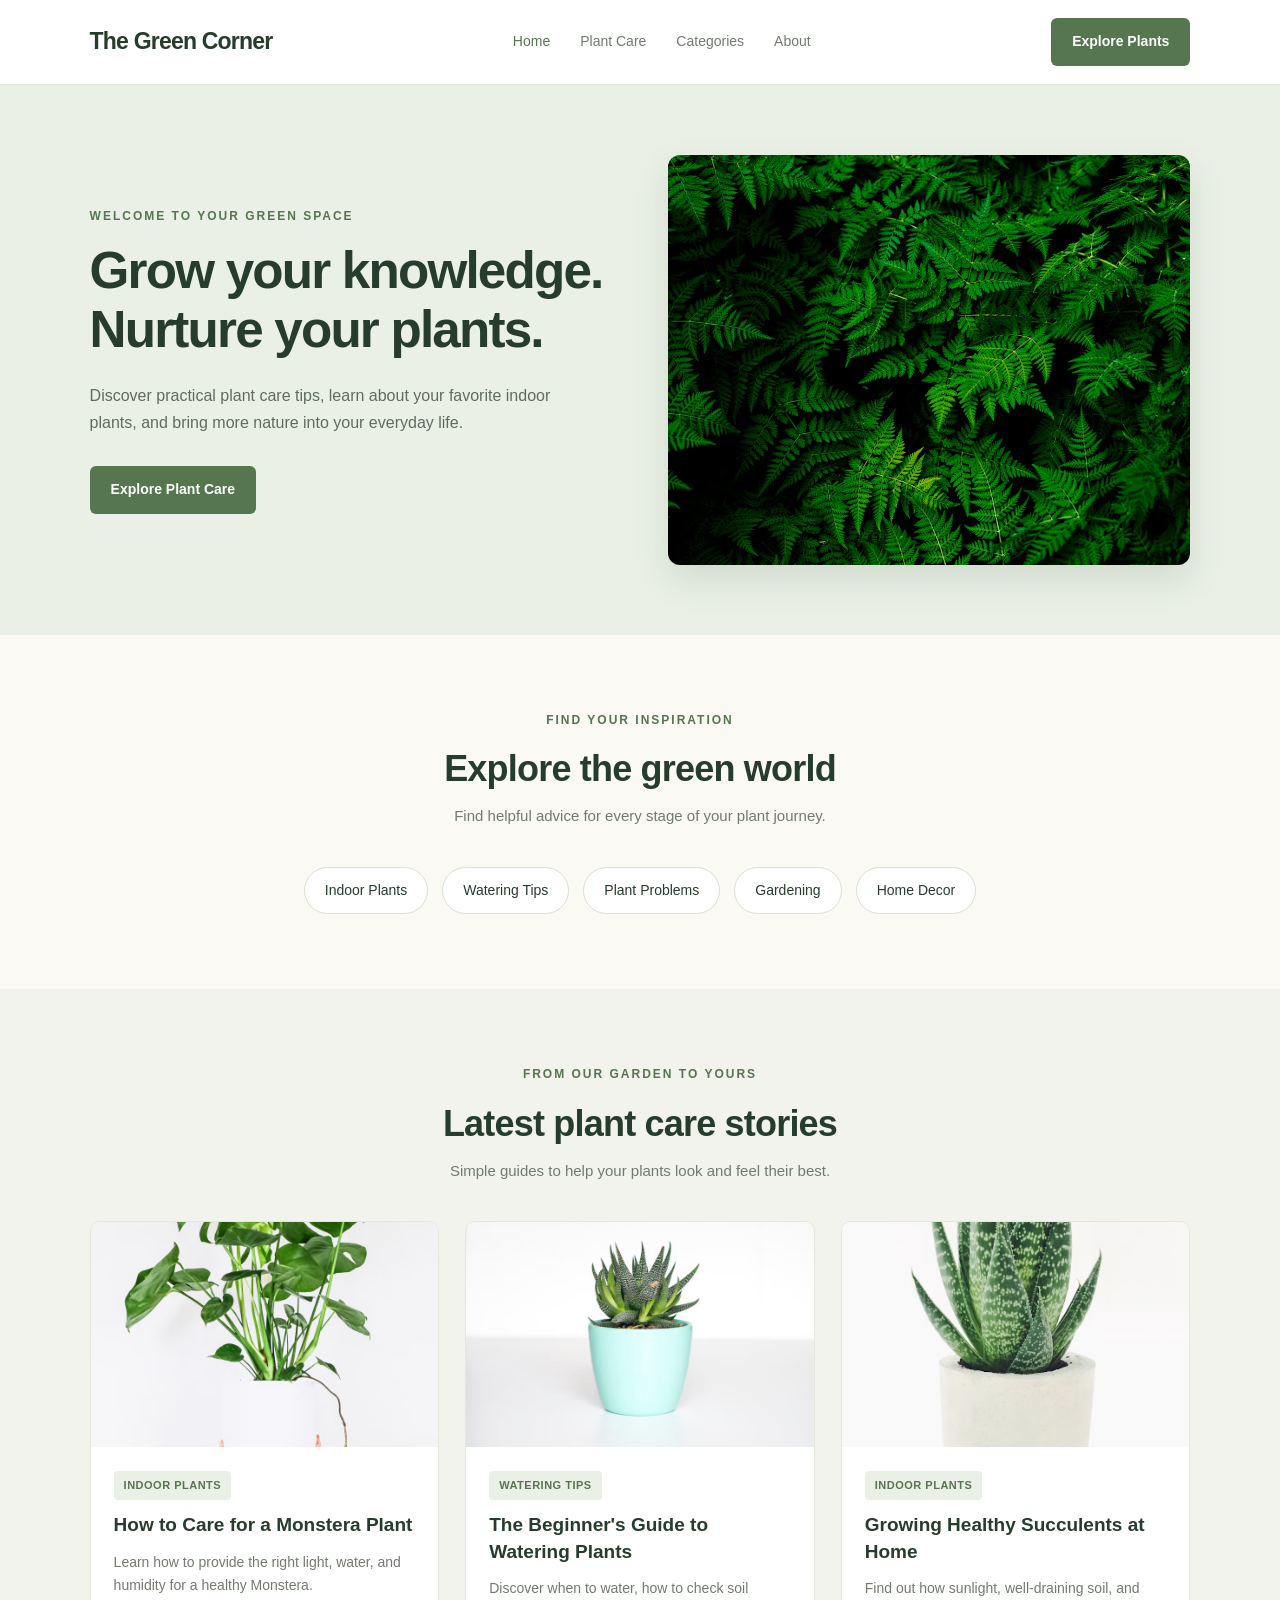
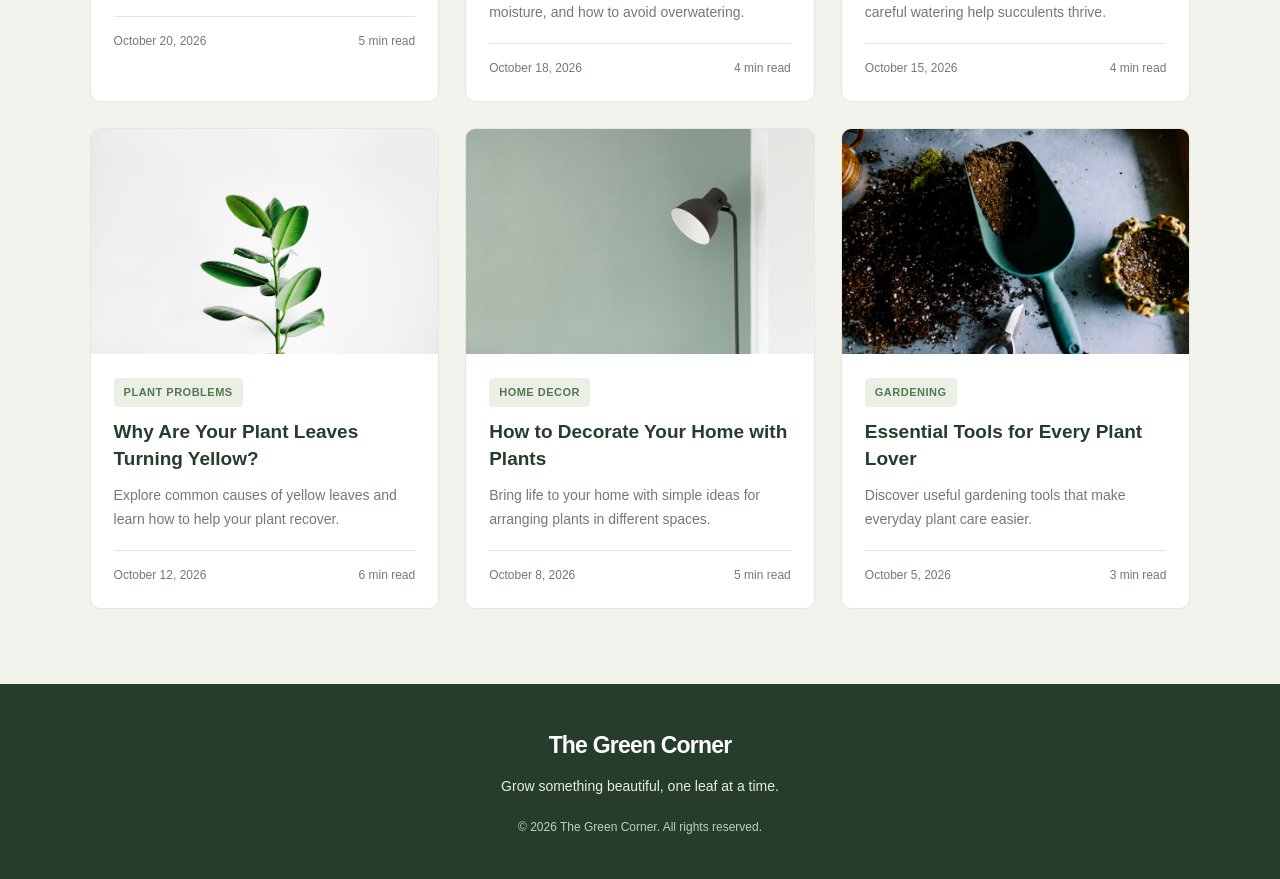
<file: index.html>
<!DOCTYPE html>
<html lang="en">
<head>
    <meta charset="UTF-8">
    <meta name="viewport" content="width=device-width, initial-scale=1.0">
    <meta name="description" content="The Green Corner shares simple plant care tips, indoor plant guides, gardening advice, and ideas for decorating your home with plants.">
    <meta name="theme-color" content="#f6f5ef">
    <title>The Green Corner | Plant Care & Gardening</title>
    <link rel="stylesheet" href="style.css">
</head>
<body>

    <header class="site-header">
        <a href="index.html" class="logo">The Green Corner</a>

        <nav class="navbar" aria-label="Main navigation">
            <a href="index.html" class="active">Home</a>
            <a href="#articles">Plant Care</a>
            <a href="#categories">Categories</a>
            <a href="#about">About</a>
        </nav>

        <a href="#articles" class="header-button">Explore Plants</a>
    </header>

    <main>
        <!-- Homepage banner -->
        <section class="hero" id="about">
            <div class="hero-content">
                <p class="eyebrow">WELCOME TO YOUR GREEN SPACE</p>

                <h1>Grow your knowledge.<br>Nurture your plants.</h1>

                <p class="hero-description">
                    Discover practical plant care tips, learn about your
                    favorite indoor plants, and bring more nature into
                    your everyday life.
                </p>

                <a href="#articles" class="primary-button">
                    Explore Plant Care
                </a>
            </div>

            <div class="hero-image">
                <img
                    src="images/hero-plants.jpg"
                    alt="Healthy green houseplants growing in natural light"
                >
            </div>
        </section>

        <!-- Categories -->
        <section class="categories" id="categories">
            <div class="section-heading">
                <p class="eyebrow">FIND YOUR INSPIRATION</p>
                <h2>Explore the green world</h2>
                <p>Find helpful advice for every stage of your plant journey.</p>
            </div>

            <div class="category-list">
                <a href="#articles" class="category-item">Indoor Plants</a>
                <a href="#articles" class="category-item">Watering Tips</a>
                <a href="#articles" class="category-item">Plant Problems</a>
                <a href="#articles" class="category-item">Gardening</a>
                <a href="#articles" class="category-item">Home Decor</a>
            </div>
        </section>

        <!-- Blog article cards -->
        <section class="articles" id="articles">
            <div class="section-heading">
                <p class="eyebrow">FROM OUR GARDEN TO YOURS</p>
                <h2>Latest plant care stories</h2>
                <p>Simple guides to help your plants look and feel their best.</p>
            </div>

            <div class="article-grid">

                <!-- Article 1: Monstera -->
                <article class="article-card">
                    <a href="article.html" class="article-image">
                        <img
                            src="images/monstera.jpg"
                            alt="Monstera plant with large green leaves"
                            loading="lazy"
                        >
                    </a>

                    <div class="article-content">
                        <p class="article-category">INDOOR PLANTS</p>
                        <h3>
                            <a href="article.html">How to Care for a Monstera Plant</a>
                        </h3>
                        <p class="article-excerpt">
                            Learn how to provide the right light, water, and
                            humidity for a healthy Monstera.
                        </p>
                        <div class="article-meta">
                            <time datetime="2026-10-20">October 20, 2026</time>
                            <span>5 min read</span>
                        </div>
                    </div>
                </article>

                <!-- Article 2: Watering -->
                <article class="article-card">
                    <a href="watering-article.html" class="article-image">
                        <img
                            src="images/watering-plants.jpg"
                            alt="Potted green houseplants"
                            loading="lazy"
                        >
                    </a>

                    <div class="article-content">
                        <p class="article-category">WATERING TIPS</p>
                        <h3>
                            <a href="watering-article.html">The Beginner's Guide to Watering Plants</a>
                        </h3>
                        <p class="article-excerpt">
                            Discover when to water, how to check soil moisture,
                            and how to avoid overwatering.
                        </p>
                        <div class="article-meta">
                            <time datetime="2026-10-18">October 18, 2026</time>
                            <span>4 min read</span>
                        </div>
                    </div>
                </article>

                <!-- Article 3: Succulents -->
                <article class="article-card">
                    <a href="succulents-article.html" class="article-image">
                        <img
                            src="images/succulents.jpg"
                            alt="Succulents growing in small pots"
                            loading="lazy"
                        >
                    </a>

                    <div class="article-content">
                        <p class="article-category">INDOOR PLANTS</p>
                        <h3>
                            <a href="succulents-article.html">Growing Healthy Succulents at Home</a>
                        </h3>
                        <p class="article-excerpt">
                            Find out how sunlight, well-draining soil, and
                            careful watering help succulents thrive.
                        </p>
                        <div class="article-meta">
                            <time datetime="2026-10-15">October 15, 2026</time>
                            <span>4 min read</span>
                        </div>
                    </div>
                </article>

                <!-- Article 4: Yellow leaves -->
                <article class="article-card">
                    <a href="yellow-leaves-article.html" class="article-image">
                        <img
                            src="images/yellow-leaves.jpg"
                            alt="Houseplant leaves showing signs of yellowing"
                            loading="lazy"
                        >
                    </a>

                    <div class="article-content">
                        <p class="article-category">PLANT PROBLEMS</p>
                        <h3>
                            <a href="yellow-leaves-article.html">Why Are Your Plant Leaves Turning Yellow?</a>
                        </h3>
                        <p class="article-excerpt">
                            Explore common causes of yellow leaves and learn
                            how to help your plant recover.
                        </p>
                        <div class="article-meta">
                            <time datetime="2026-10-12">October 12, 2026</time>
                            <span>6 min read</span>
                        </div>
                    </div>
                </article>

                <!-- Article 5: Home decor -->
                <article class="article-card">
                    <a href="home-decor-article.html" class="article-image">
                        <img
                            src="images/home-decor.jpg"
                            alt="Green plants decorating a living space"
                            loading="lazy"
                        >
                    </a>

                    <div class="article-content">
                        <p class="article-category">HOME DECOR</p>
                        <h3>
                            <a href="home-decor-article.html">How to Decorate Your Home with Plants</a>
                        </h3>
                        <p class="article-excerpt">
                            Bring life to your home with simple ideas for
                            arranging plants in different spaces.
                        </p>
                        <div class="article-meta">
                            <time datetime="2026-10-08">October 8, 2026</time>
                            <span>5 min read</span>
                        </div>
                    </div>
                </article>

                <!-- Article 6: Gardening tools -->
                <article class="article-card">
                    <a href="article.html" class="article-image">
                        <img
                            src="images/gardening-tools.jpg"
                            alt="Gardening tools and plants ready for care"
                            loading="lazy"
                        >
                    </a>

                    <div class="article-content">
                        <p class="article-category">GARDENING</p>
                        <h3>
                            <a href="article.html">Essential Tools for Every Plant Lover</a>
                        </h3>
                        <p class="article-excerpt">
                            Discover useful gardening tools that make everyday
                            plant care easier.
                        </p>
                        <div class="article-meta">
                            <time datetime="2026-10-05">October 5, 2026</time>
                            <span>3 min read</span>
                        </div>
                    </div>
                </article>

            </div>
        </section>
    </main>

    <!-- Footer -->
    <footer class="site-footer">
        <a href="index.html" class="logo">The Green Corner</a>
        <p>Grow something beautiful, one leaf at a time.</p>
        <p class="copyright">
            &copy; 2026 The Green Corner. All rights reserved.
        </p>
    </footer>

</body>
</html>
</file>
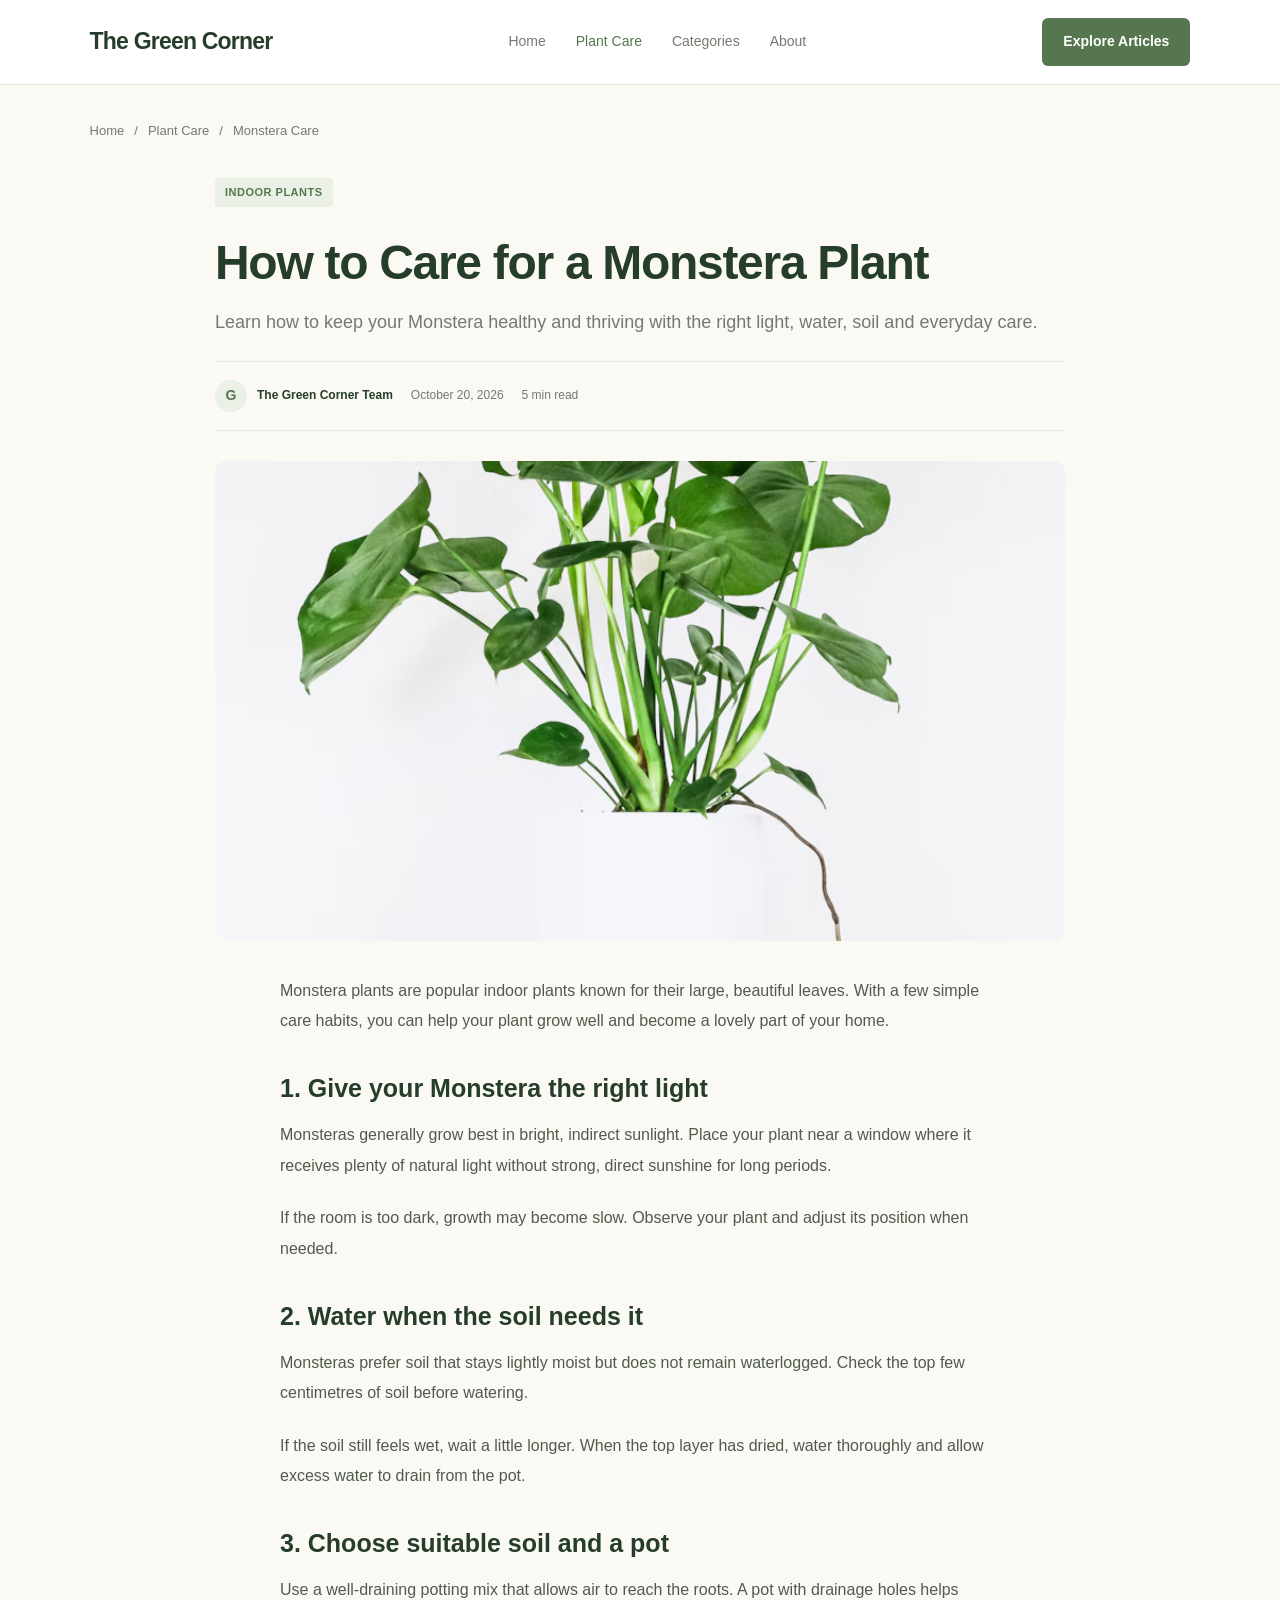
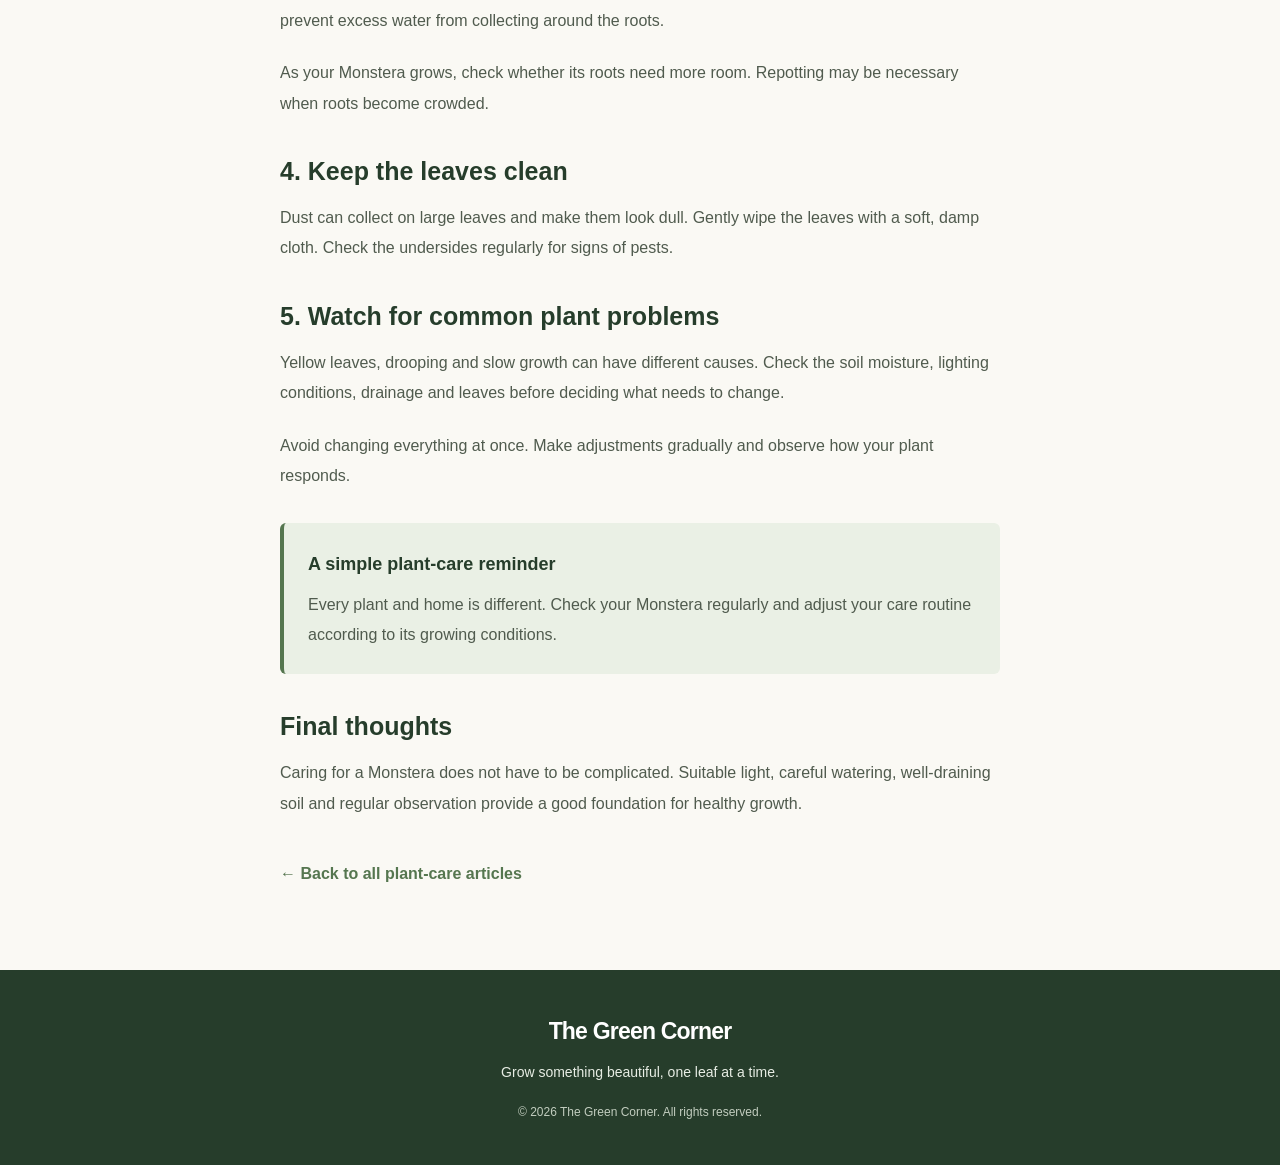
<file: article.html>
<!DOCTYPE html>
<html lang="en">
<head>
    <meta charset="UTF-8">
    <meta name="viewport" content="width=device-width, initial-scale=1.0">

    <meta
        name="description"
        content="Learn how to care for a Monstera plant with practical tips on light, watering, soil and humidity."
    >

    <title>How to Care for a Monstera | The Green Corner</title>

    <link rel="stylesheet" href="style.css">
</head>
<body>

    <header class="site-header">
        <a href="index.html" class="logo">The Green Corner</a>

        <nav class="navbar" aria-label="Main navigation">
            <a href="index.html">Home</a>
            <a href="index.html#articles" class="active">Plant Care</a>
            <a href="index.html#categories">Categories</a>
            <a href="index.html#about">About</a>
        </nav>

        <a href="index.html#articles" class="header-button">
            Explore Articles
        </a>
    </header>

    <main class="article-page">

        <div class="article-breadcrumb">
            <a href="index.html">Home</a>
            <span>/</span>
            <a href="index.html#articles">Plant Care</a>
            <span>/</span>
            <span>Monstera Care</span>
        </div>

        <article class="full-article">

            <header class="full-article-header">
                <span class="article-category">Indoor Plants</span>

                <h1>How to Care for a Monstera Plant</h1>

                <p class="full-article-intro">
                    Learn how to keep your Monstera healthy and thriving
                    with the right light, water, soil and everyday care.
                </p>

                <div class="full-article-meta">
                    <div class="article-author">
                        <span class="author-avatar">G</span>
                        <span>The Green Corner Team</span>
                    </div>

                    <span>October 20, 2026</span>
                    <span>5 min read</span>
                </div>
            </header>

            <img
                class="full-article-image"
                src="images/monstera.jpg"
                alt="A leafy green Monstera plant growing indoors"
            >

            <div class="article-body">

                <p>
                    Monstera plants are popular indoor plants known for
                    their large, beautiful leaves. With a few simple care
                    habits, you can help your plant grow well and become
                    a lovely part of your home.
                </p>

                <h2>1. Give your Monstera the right light</h2>

                <p>
                    Monsteras generally grow best in bright, indirect
                    sunlight. Place your plant near a window where it
                    receives plenty of natural light without strong,
                    direct sunshine for long periods.
                </p>

                <p>
                    If the room is too dark, growth may become slow.
                    Observe your plant and adjust its position when needed.
                </p>

                <h2>2. Water when the soil needs it</h2>

                <p>
                    Monsteras prefer soil that stays lightly moist but
                    does not remain waterlogged. Check the top few
                    centimetres of soil before watering.
                </p>

                <p>
                    If the soil still feels wet, wait a little longer.
                    When the top layer has dried, water thoroughly and
                    allow excess water to drain from the pot.
                </p>

                <h2>3. Choose suitable soil and a pot</h2>

                <p>
                    Use a well-draining potting mix that allows air to
                    reach the roots. A pot with drainage holes helps
                    prevent excess water from collecting around the roots.
                </p>

                <p>
                    As your Monstera grows, check whether its roots need
                    more room. Repotting may be necessary when roots
                    become crowded.
                </p>

                <h2>4. Keep the leaves clean</h2>

                <p>
                    Dust can collect on large leaves and make them look
                    dull. Gently wipe the leaves with a soft, damp cloth.
                    Check the undersides regularly for signs of pests.
                </p>

                <h2>5. Watch for common plant problems</h2>

                <p>
                    Yellow leaves, drooping and slow growth can have
                    different causes. Check the soil moisture, lighting
                    conditions, drainage and leaves before deciding what
                    needs to change.
                </p>

                <p>
                    Avoid changing everything at once. Make adjustments
                    gradually and observe how your plant responds.
                </p>

                <div class="article-tip">
                    <h3>A simple plant-care reminder</h3>
                    <p>
                        Every plant and home is different. Check your
                        Monstera regularly and adjust your care routine
                        according to its growing conditions.
                    </p>
                </div>

                <h2>Final thoughts</h2>

                <p>
                    Caring for a Monstera does not have to be complicated.
                    Suitable light, careful watering, well-draining soil
                    and regular observation provide a good foundation
                    for healthy growth.
                </p>

                <a href="index.html#articles" class="back-to-blog">
                    &larr; Back to all plant-care articles
                </a>

            </div>
        </article>
    </main>

    <footer class="site-footer">
        <a href="index.html" class="logo">The Green Corner</a>

        <p>Grow something beautiful, one leaf at a time.</p>

        <p class="copyright">
            &copy; 2026 The Green Corner. All rights reserved.
        </p>
    </footer>

</body>
</html>
</file>
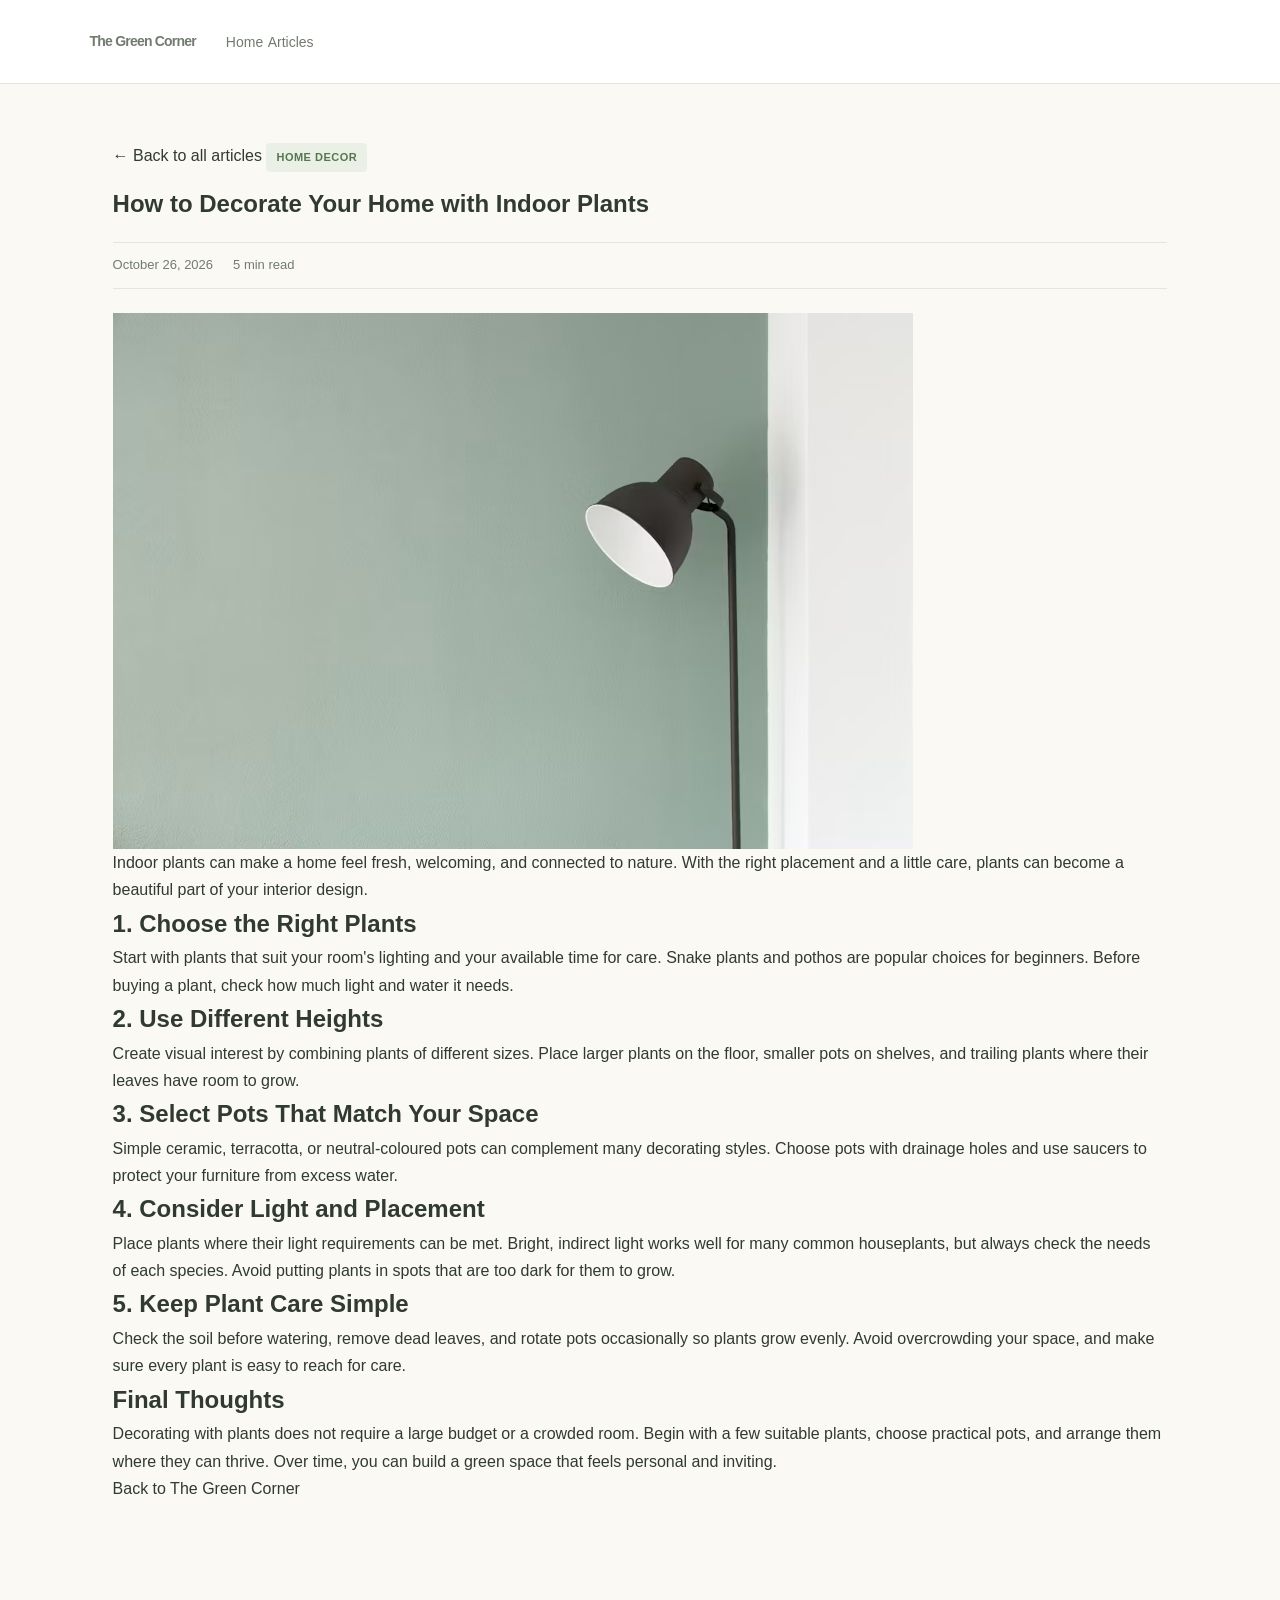
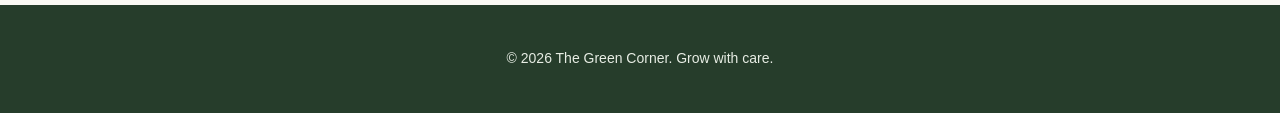
<file: home-decor-article.html>
<!DOCTYPE html>
<html lang="en">
<head>
    <meta charset="UTF-8">
    <meta name="viewport" content="width=device-width, initial-scale=1.0">
    <meta name="description" content="Learn how to decorate your home with beautiful indoor plants.">
    <title>Decorating Your Home with Plants | The Green Corner</title>
    <link rel="stylesheet" href="style.css">
</head>
<body>
    <header class="site-header">
        <nav class="navbar">
            <a href="index.html" class="logo">The Green Corner</a>
            <div class="nav-links">
                <a href="index.html">Home</a>
                <a href="index.html#articles">Articles</a>
            </div>
        </nav>
    </header>

    <main class="article-page">
        <article class="article-content">
            <a href="index.html" class="back-link">← Back to all articles</a>

            <p class="article-category">Home Decor</p>
            <h1>How to Decorate Your Home with Indoor Plants</h1>

            <div class="article-meta">
                <time datetime="2026-10-26">October 26, 2026</time>
                <span>5 min read</span>
            </div>

            <img
                src="images/home-decor.jpg"
                alt="Indoor plants arranged to create a welcoming home"
                class="article-hero-image"
            >

            <p>
                Indoor plants can make a home feel fresh, welcoming, and connected
                to nature. With the right placement and a little care, plants can
                become a beautiful part of your interior design.
            </p>

            <h2>1. Choose the Right Plants</h2>
            <p>
                Start with plants that suit your room's lighting and your available
                time for care. Snake plants and pothos are popular choices for
                beginners. Before buying a plant, check how much light and water
                it needs.
            </p>

            <h2>2. Use Different Heights</h2>
            <p>
                Create visual interest by combining plants of different sizes.
                Place larger plants on the floor, smaller pots on shelves, and
                trailing plants where their leaves have room to grow.
            </p>

            <h2>3. Select Pots That Match Your Space</h2>
            <p>
                Simple ceramic, terracotta, or neutral-coloured pots can complement
                many decorating styles. Choose pots with drainage holes and use
                saucers to protect your furniture from excess water.
            </p>

            <h2>4. Consider Light and Placement</h2>
            <p>
                Place plants where their light requirements can be met. Bright,
                indirect light works well for many common houseplants, but always
                check the needs of each species. Avoid putting plants in spots
                that are too dark for them to grow.
            </p>

            <h2>5. Keep Plant Care Simple</h2>
            <p>
                Check the soil before watering, remove dead leaves, and rotate
                pots occasionally so plants grow evenly. Avoid overcrowding your
                space, and make sure every plant is easy to reach for care.
            </p>

            <h2>Final Thoughts</h2>
            <p>
                Decorating with plants does not require a large budget or a
                crowded room. Begin with a few suitable plants, choose practical
                pots, and arrange them where they can thrive. Over time, you can
                build a green space that feels personal and inviting.
            </p>

            <a href="index.html" class="back-link">Back to The Green Corner</a>
        </article>
    </main>

    <footer class="site-footer">
        <p>&copy; 2026 The Green Corner. Grow with care.</p>
    </footer>
</body>
</html>
</file>
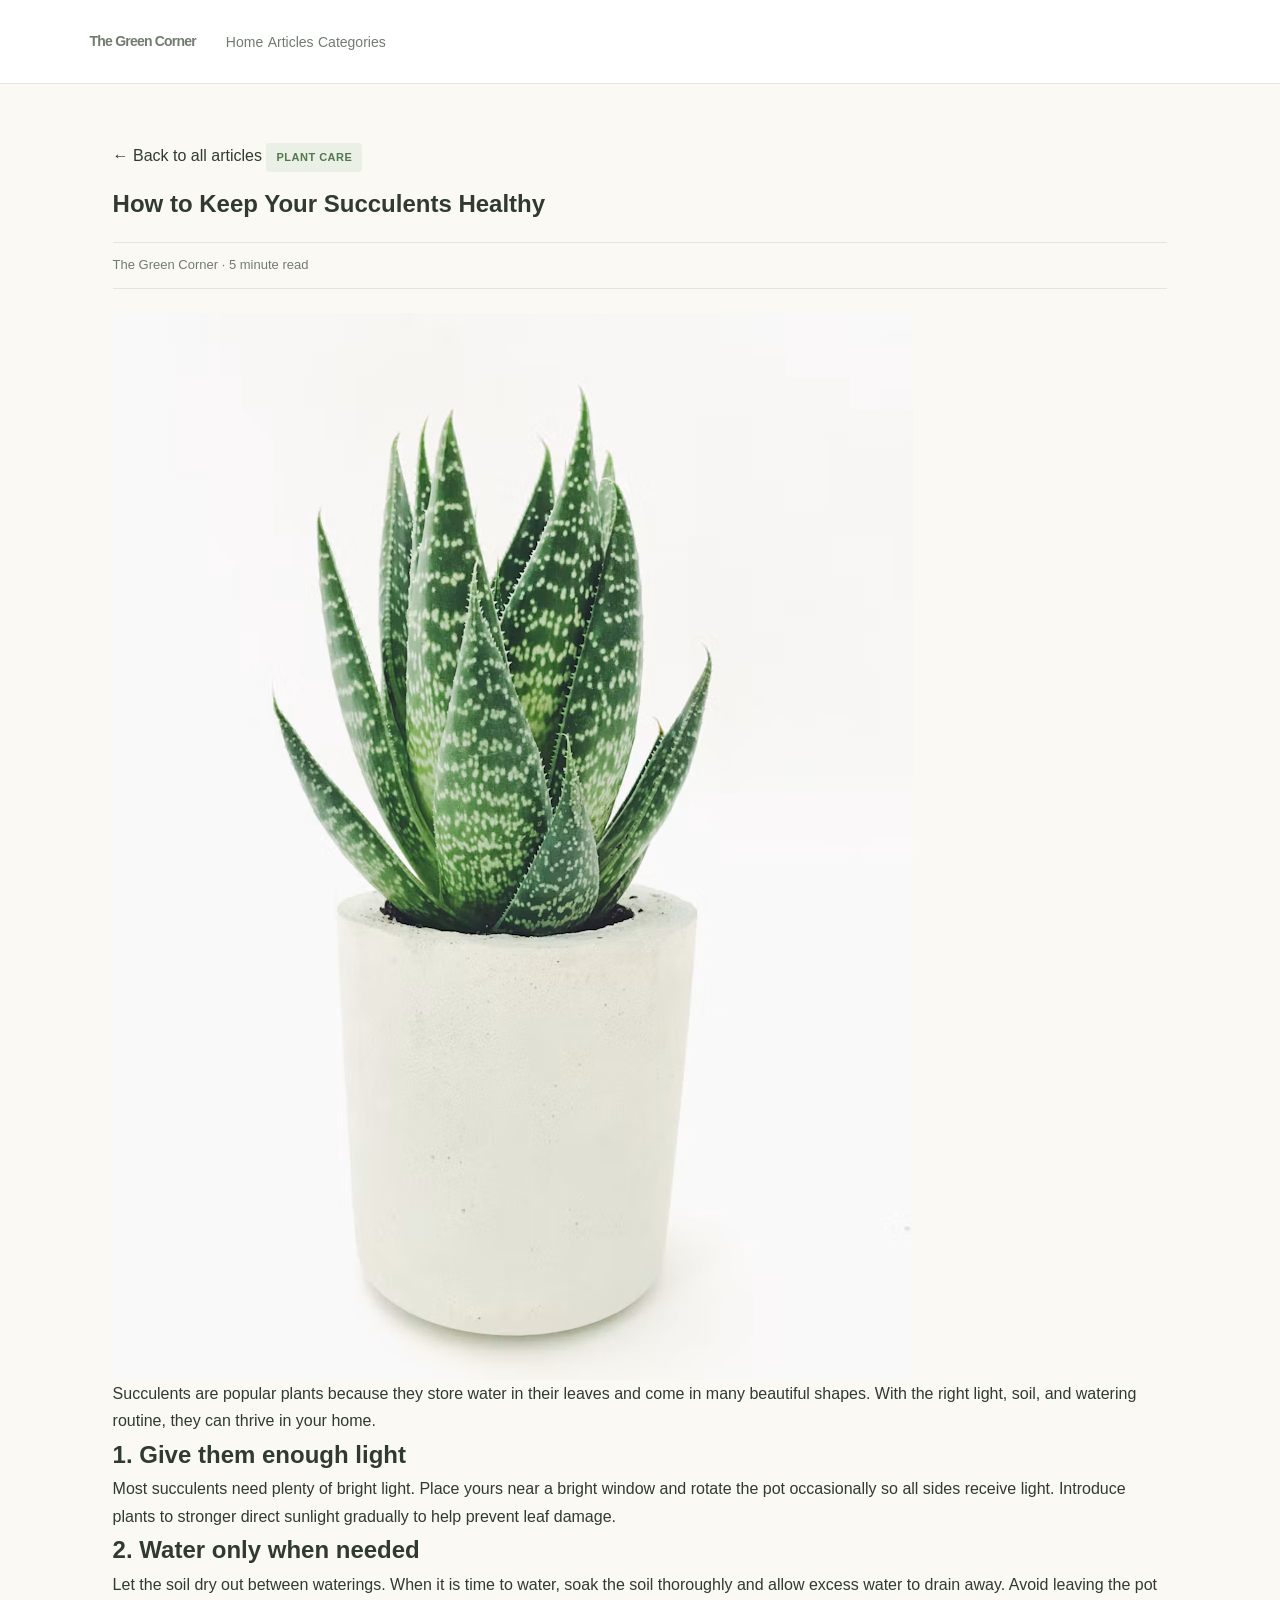
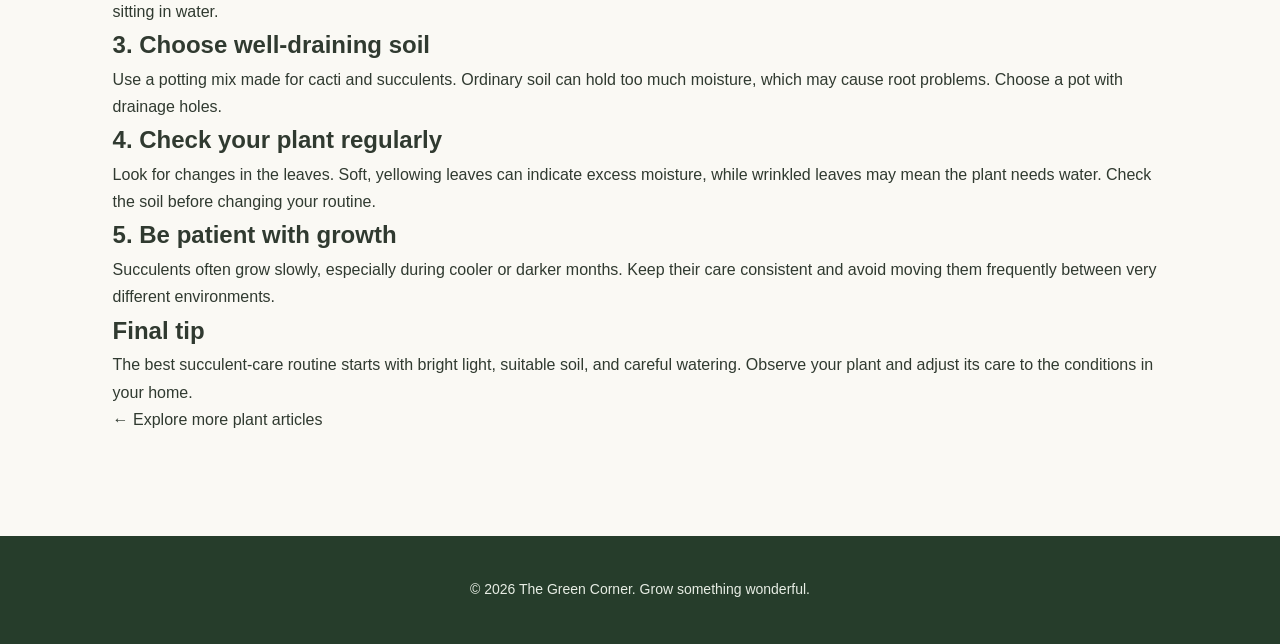
<file: succulents-article.html>
<!DOCTYPE html>
<html lang="en">
<head>
    <meta charset="UTF-8">
    <meta name="viewport" content="width=device-width, initial-scale=1.0">
    <meta name="description" content="Learn how to care for succulents with practical tips on sunlight, watering, soil, and drainage.">
    <title>Succulent Care Guide | The Green Corner</title>
    <link rel="stylesheet" href="style.css">
</head>
<body>
    <header class="site-header">
        <nav class="navbar">
            <a class="logo" href="index.html">The Green Corner</a>
            <div class="nav-links">
                <a href="index.html">Home</a>
                <a href="index.html#articles">Articles</a>
                <a href="index.html#categories">Categories</a>
            </div>
        </nav>
    </header>

    <main class="article-page">
        <article class="article-content">
            <a class="back-link" href="index.html">&larr; Back to all articles</a>

            <p class="article-category">PLANT CARE</p>
            <h1>How to Keep Your Succulents Healthy</h1>
            <p class="article-meta">The Green Corner · 5 minute read</p>

            <img
                class="article-image"
                src="images/succulents.jpg"
                alt="A collection of healthy succulents"
            >

            <p class="article-intro">
                Succulents are popular plants because they store water in their
                leaves and come in many beautiful shapes. With the right light,
                soil, and watering routine, they can thrive in your home.
            </p>

            <h2>1. Give them enough light</h2>
            <p>
                Most succulents need plenty of bright light. Place yours near a
                bright window and rotate the pot occasionally so all sides
                receive light. Introduce plants to stronger direct sunlight
                gradually to help prevent leaf damage.
            </p>

            <h2>2. Water only when needed</h2>
            <p>
                Let the soil dry out between waterings. When it is time to
                water, soak the soil thoroughly and allow excess water to drain
                away. Avoid leaving the pot sitting in water.
            </p>

            <h2>3. Choose well-draining soil</h2>
            <p>
                Use a potting mix made for cacti and succulents. Ordinary soil
                can hold too much moisture, which may cause root problems.
                Choose a pot with drainage holes.
            </p>

            <h2>4. Check your plant regularly</h2>
            <p>
                Look for changes in the leaves. Soft, yellowing leaves can
                indicate excess moisture, while wrinkled leaves may mean the
                plant needs water. Check the soil before changing your routine.
            </p>

            <h2>5. Be patient with growth</h2>
            <p>
                Succulents often grow slowly, especially during cooler or
                darker months. Keep their care consistent and avoid moving them
                frequently between very different environments.
            </p>

            <h2>Final tip</h2>
            <p>
                The best succulent-care routine starts with bright light,
                suitable soil, and careful watering. Observe your plant and
                adjust its care to the conditions in your home.
            </p>

            <a class="back-link" href="index.html">&larr; Explore more plant articles</a>
        </article>
    </main>

    <footer class="site-footer">
        <p>&copy; 2026 The Green Corner. Grow something wonderful.</p>
    </footer>
</body>
</html>
</file>
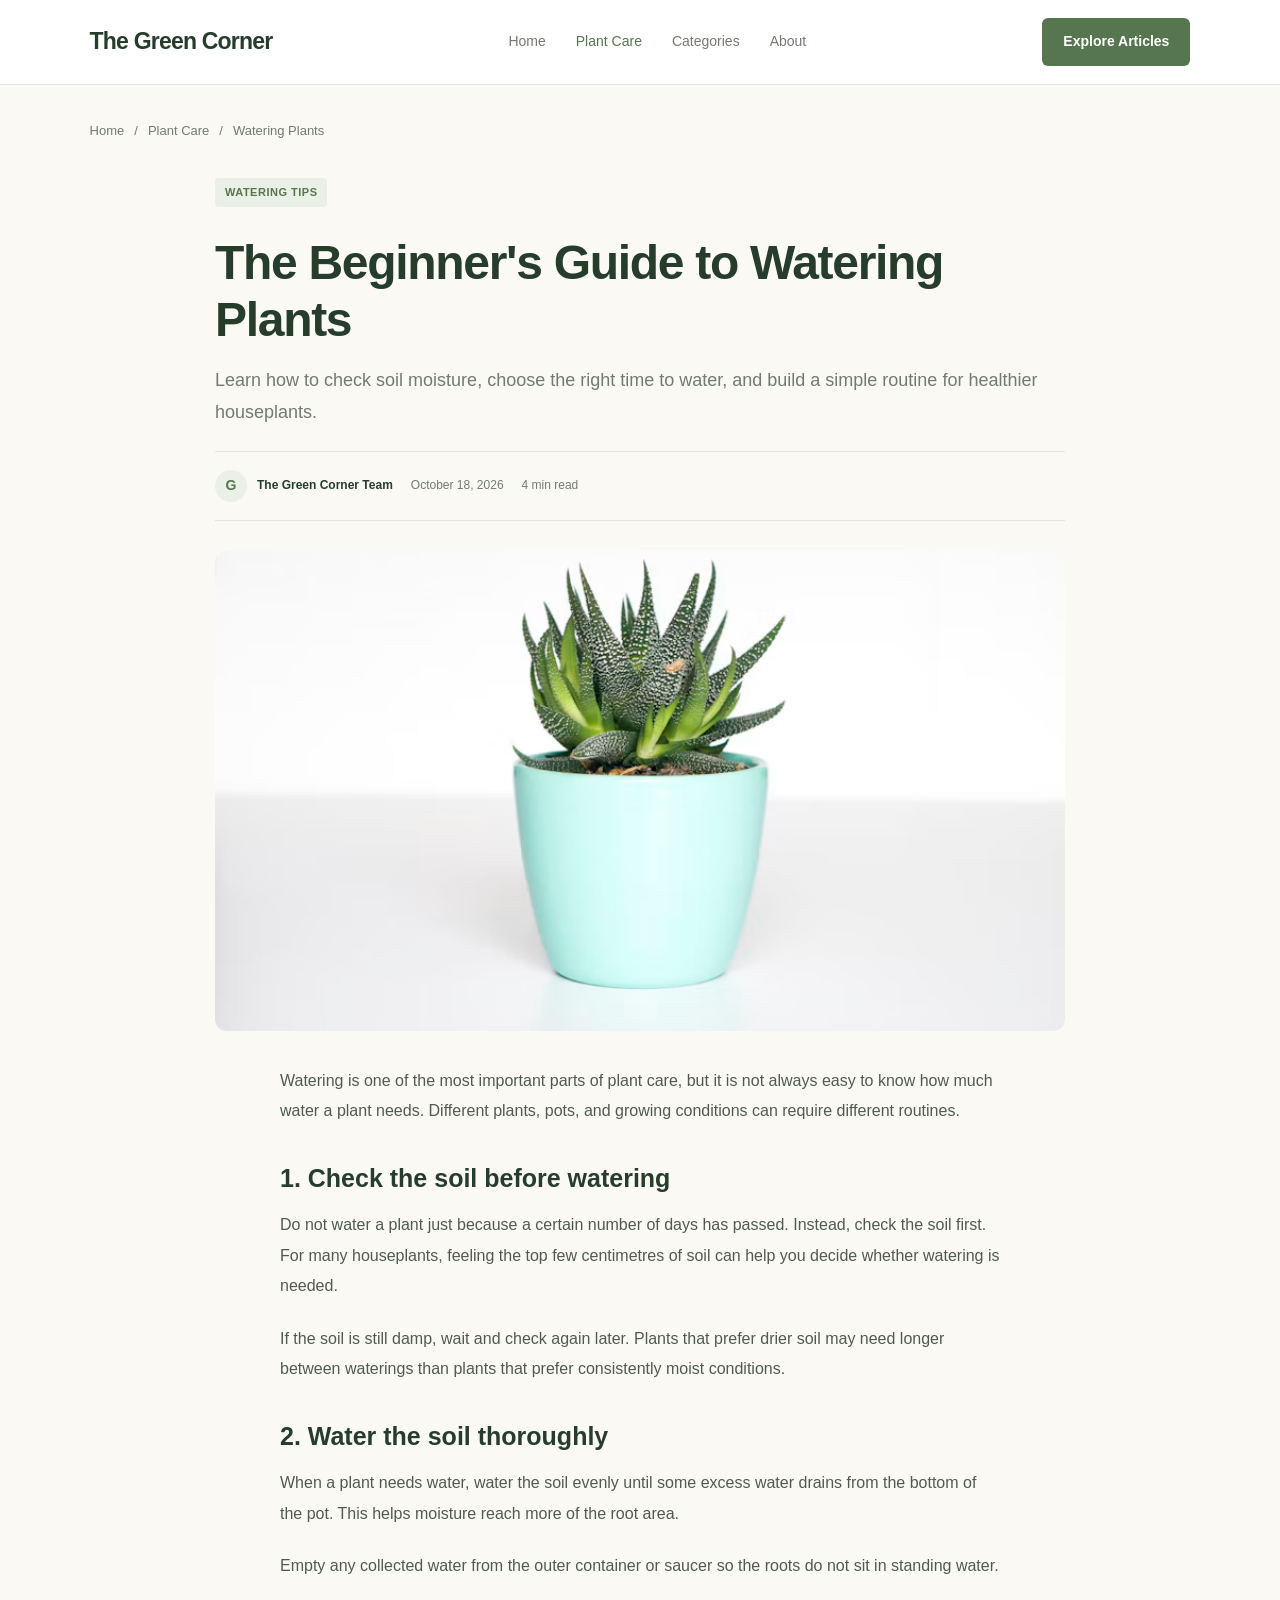
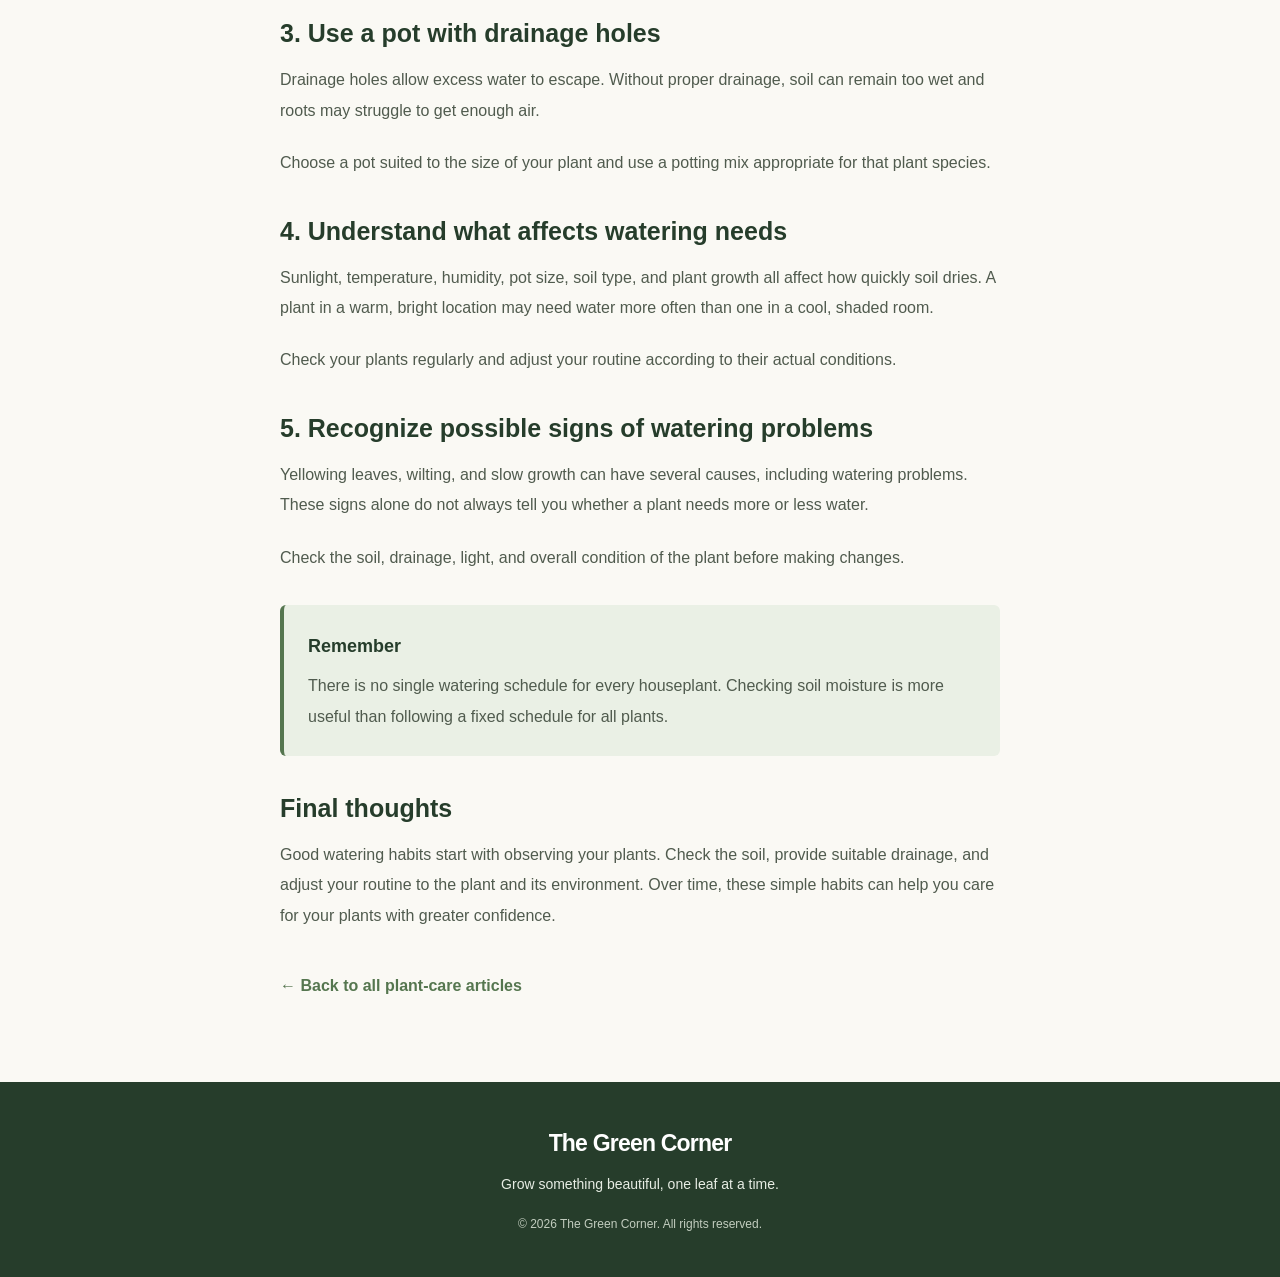
<file: watering-article.html>
<!DOCTYPE html>
<html lang="en">
<head>
    <meta charset="UTF-8">
    <meta name="viewport" content="width=device-width, initial-scale=1.0">
    <meta name="description" content="Learn when and how to water houseplants, check soil moisture, and avoid overwatering.">

    <title>The Beginner's Guide to Watering Plants | The Green Corner</title>

    <link rel="stylesheet" href="style.css">
</head>
<body>

    <header class="site-header">
        <a href="index.html" class="logo">The Green Corner</a>

        <nav class="navbar" aria-label="Main navigation">
            <a href="index.html">Home</a>
            <a href="index.html#articles" class="active">Plant Care</a>
            <a href="index.html#categories">Categories</a>
            <a href="index.html#about">About</a>
        </nav>

        <a href="index.html#articles" class="header-button">Explore Articles</a>
    </header>

    <main class="article-page">

        <div class="article-breadcrumb">
            <a href="index.html">Home</a>
            <span>/</span>
            <a href="index.html#articles">Plant Care</a>
            <span>/</span>
            <span>Watering Plants</span>
        </div>

        <article class="full-article">

            <header class="full-article-header">
                <span class="article-category">Watering Tips</span>

                <h1>The Beginner's Guide to Watering Plants</h1>

                <p class="full-article-intro">
                    Learn how to check soil moisture, choose the right
                    time to water, and build a simple routine for
                    healthier houseplants.
                </p>

                <div class="full-article-meta">
                    <div class="article-author">
                        <span class="author-avatar">G</span>
                        <span>The Green Corner Team</span>
                    </div>

                    <span>October 18, 2026</span>
                    <span>4 min read</span>
                </div>
            </header>

            <img
                class="full-article-image"
                src="images/watering-plants.jpg"
                alt="Potted green houseplants ready for regular care"
            >

            <div class="article-body">

                <p>
                    Watering is one of the most important parts of plant
                    care, but it is not always easy to know how much
                    water a plant needs. Different plants, pots, and
                    growing conditions can require different routines.
                </p>

                <h2>1. Check the soil before watering</h2>

                <p>
                    Do not water a plant just because a certain number
                    of days has passed. Instead, check the soil first.
                    For many houseplants, feeling the top few centimetres
                    of soil can help you decide whether watering is needed.
                </p>

                <p>
                    If the soil is still damp, wait and check again later.
                    Plants that prefer drier soil may need longer between
                    waterings than plants that prefer consistently moist
                    conditions.
                </p>

                <h2>2. Water the soil thoroughly</h2>

                <p>
                    When a plant needs water, water the soil evenly until
                    some excess water drains from the bottom of the pot.
                    This helps moisture reach more of the root area.
                </p>

                <p>
                    Empty any collected water from the outer container or
                    saucer so the roots do not sit in standing water.
                </p>

                <h2>3. Use a pot with drainage holes</h2>

                <p>
                    Drainage holes allow excess water to escape. Without
                    proper drainage, soil can remain too wet and roots
                    may struggle to get enough air.
                </p>

                <p>
                    Choose a pot suited to the size of your plant and use
                    a potting mix appropriate for that plant species.
                </p>

                <h2>4. Understand what affects watering needs</h2>

                <p>
                    Sunlight, temperature, humidity, pot size, soil type,
                    and plant growth all affect how quickly soil dries.
                    A plant in a warm, bright location may need water
                    more often than one in a cool, shaded room.
                </p>

                <p>
                    Check your plants regularly and adjust your routine
                    according to their actual conditions.
                </p>

                <h2>5. Recognize possible signs of watering problems</h2>

                <p>
                    Yellowing leaves, wilting, and slow growth can have
                    several causes, including watering problems. These
                    signs alone do not always tell you whether a plant
                    needs more or less water.
                </p>

                <p>
                    Check the soil, drainage, light, and overall condition
                    of the plant before making changes.
                </p>

                <div class="article-tip">
                    <h3>Remember</h3>
                    <p>
                        There is no single watering schedule for every
                        houseplant. Checking soil moisture is more useful
                        than following a fixed schedule for all plants.
                    </p>
                </div>

                <h2>Final thoughts</h2>

                <p>
                    Good watering habits start with observing your plants.
                    Check the soil, provide suitable drainage, and adjust
                    your routine to the plant and its environment.
                    Over time, these simple habits can help you care
                    for your plants with greater confidence.
                </p>

                <a href="index.html#articles" class="back-to-blog">
                    &larr; Back to all plant-care articles
                </a>

            </div>
        </article>
    </main>

    <footer class="site-footer">
        <a href="index.html" class="logo">The Green Corner</a>

        <p>Grow something beautiful, one leaf at a time.</p>

        <p class="copyright">
            &copy; 2026 The Green Corner. All rights reserved.
        </p>
    </footer>

</body>
</html>
</file>
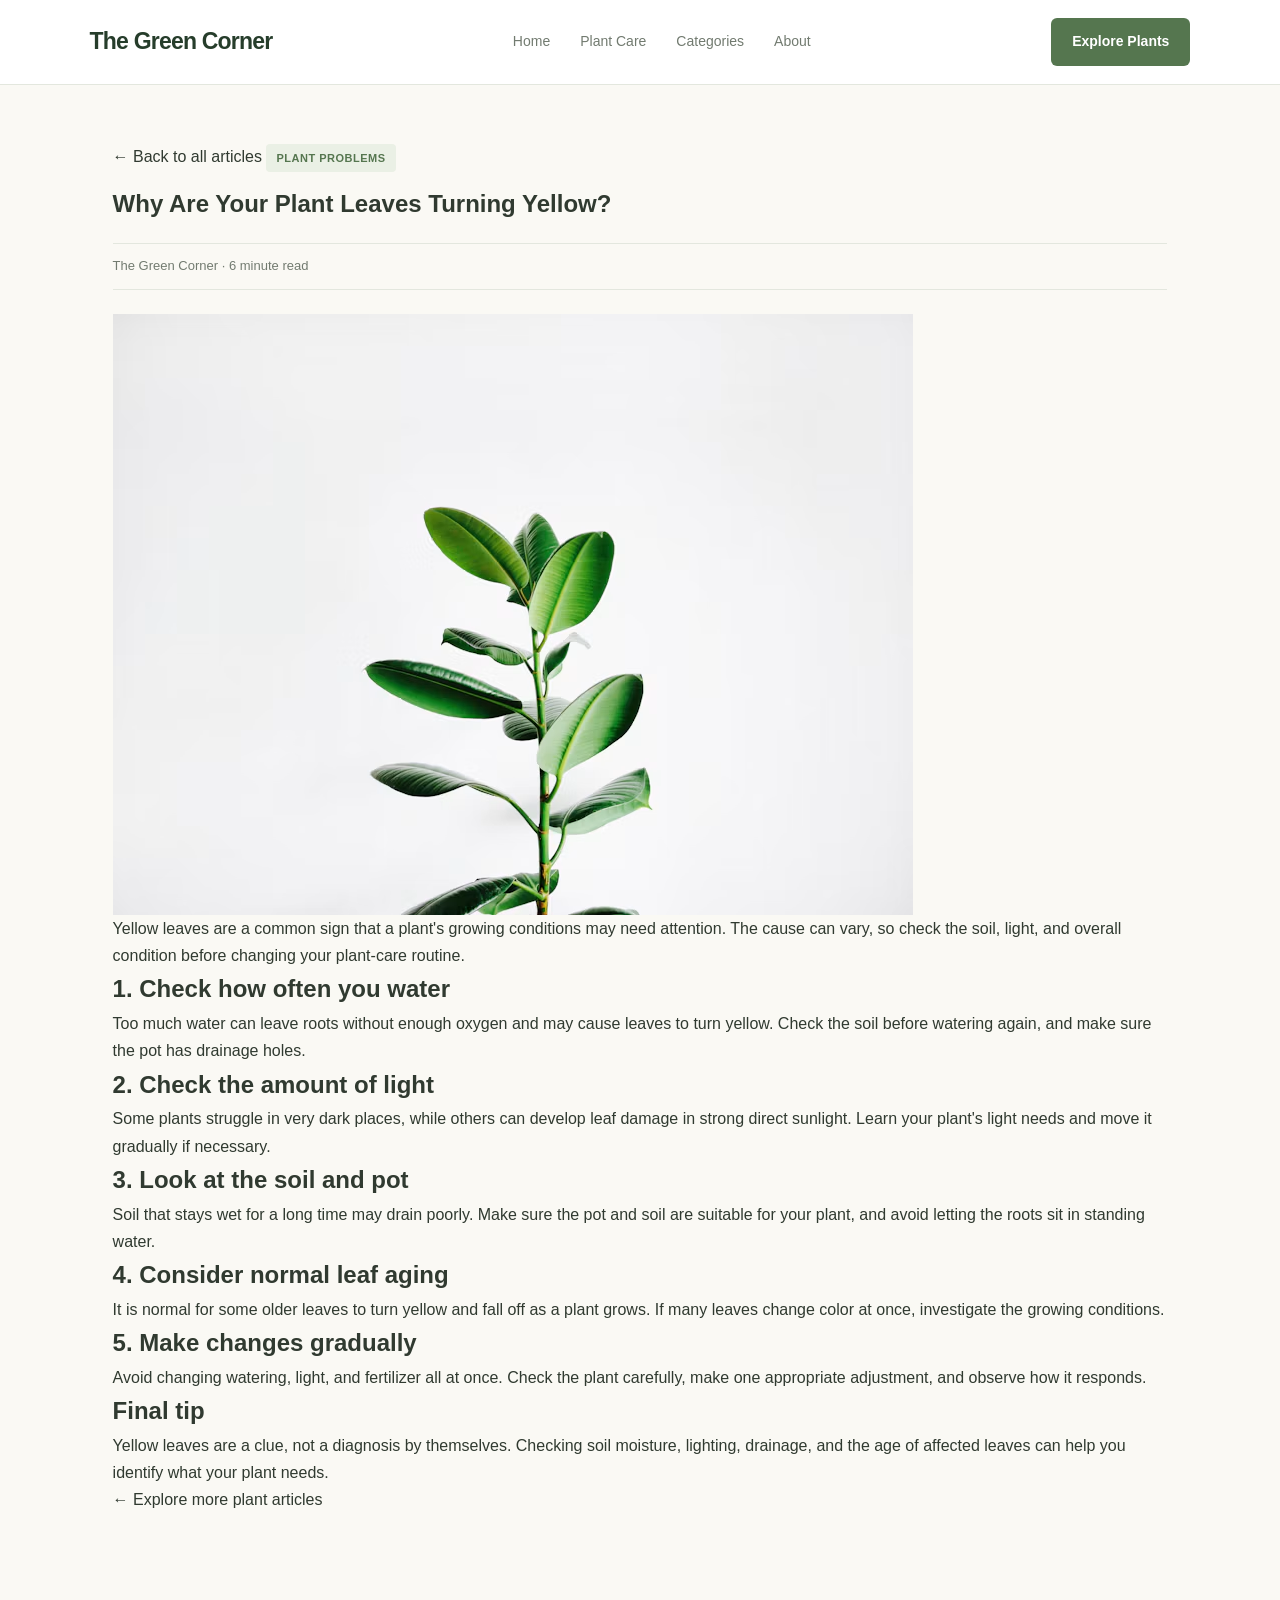
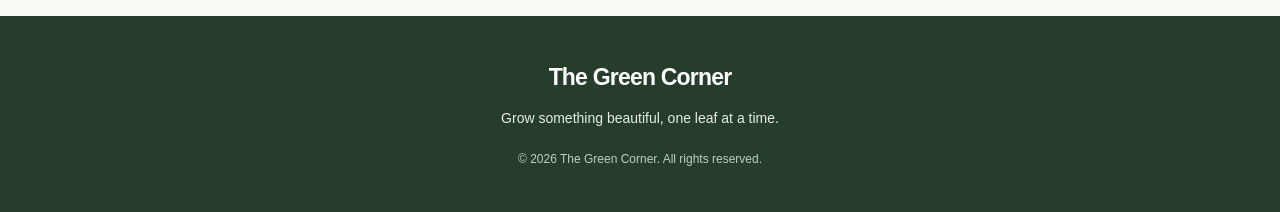
<file: yellow-leaves-article.html>
<!DOCTYPE html>
<html lang="en">
<head>
    <meta charset="UTF-8">
    <meta name="viewport" content="width=device-width, initial-scale=1.0">
    <meta name="description" content="Discover common reasons plant leaves turn yellow and learn how to improve plant care.">
    <title>Why Plant Leaves Turn Yellow | The Green Corner</title>
    <link rel="stylesheet" href="style.css">
</head>
<body>
    <header class="site-header">
        <a href="index.html" class="logo">The Green Corner</a>

        <nav class="navbar" aria-label="Main navigation">
            <a href="index.html">Home</a>
            <a href="index.html#articles">Plant Care</a>
            <a href="index.html#categories">Categories</a>
            <a href="index.html#about">About</a>
        </nav>

        <a href="index.html#articles" class="header-button">Explore Plants</a>
    </header>

    <main class="article-page">
        <article class="article-content">
            <a href="index.html#articles" class="back-link">&larr; Back to all articles</a>

            <p class="article-category">PLANT PROBLEMS</p>
            <h1>Why Are Your Plant Leaves Turning Yellow?</h1>
            <p class="article-meta">The Green Corner · 6 minute read</p>

            <img
                class="article-image"
                src="images/yellow-leaves.jpg"
                alt="Houseplant leaves showing changes in color"
            >

            <p class="article-intro">
                Yellow leaves are a common sign that a plant's growing
                conditions may need attention. The cause can vary, so check
                the soil, light, and overall condition before changing your
                plant-care routine.
            </p>

            <h2>1. Check how often you water</h2>
            <p>
                Too much water can leave roots without enough oxygen and may
                cause leaves to turn yellow. Check the soil before watering
                again, and make sure the pot has drainage holes.
            </p>

            <h2>2. Check the amount of light</h2>
            <p>
                Some plants struggle in very dark places, while others can
                develop leaf damage in strong direct sunlight. Learn your
                plant's light needs and move it gradually if necessary.
            </p>

            <h2>3. Look at the soil and pot</h2>
            <p>
                Soil that stays wet for a long time may drain poorly. Make
                sure the pot and soil are suitable for your plant, and avoid
                letting the roots sit in standing water.
            </p>

            <h2>4. Consider normal leaf aging</h2>
            <p>
                It is normal for some older leaves to turn yellow and fall
                off as a plant grows. If many leaves change color at once,
                investigate the growing conditions.
            </p>

            <h2>5. Make changes gradually</h2>
            <p>
                Avoid changing watering, light, and fertilizer all at once.
                Check the plant carefully, make one appropriate adjustment,
                and observe how it responds.
            </p>

            <h2>Final tip</h2>
            <p>
                Yellow leaves are a clue, not a diagnosis by themselves.
                Checking soil moisture, lighting, drainage, and the age of
                affected leaves can help you identify what your plant needs.
            </p>

            <a href="index.html#articles" class="back-link">&larr; Explore more plant articles</a>
        </article>
    </main>

    <footer class="site-footer">
        <a href="index.html" class="logo">The Green Corner</a>
        <p>Grow something beautiful, one leaf at a time.</p>
        <p class="copyright">&copy; 2026 The Green Corner. All rights reserved.</p>
    </footer>
</body>
</html>
</file>
<file: style.css>
:root {
    --primary-green: #55764f;
    --dark-green: #263d2b;
    --light-green: #eaf0e5;
    --cream: #faf9f4;
    --white: #ffffff;
    --text-color: #303a30;
    --muted-text: #727b70;
    --border-color: #e3e7de;
}

* {
    margin: 0;
    padding: 0;
    box-sizing: border-box;
}

html {
    scroll-behavior: smooth;
}

body {
    font-family: Arial, Helvetica, sans-serif;
    background-color: var(--cream);
    color: var(--text-color);
    line-height: 1.7;
}

a {
    color: inherit;
    text-decoration: none;
}

img {
    display: block;
    max-width: 100%;
}

/* 2. Navigation bar */

.site-header {
    min-height: 84px;
    padding: 18px 7%;
    display: flex;
    align-items: center;
    justify-content: space-between;
    gap: 28px;
    background-color: var(--white);
    border-bottom: 1px solid var(--border-color);
}

.logo {
    color: var(--dark-green);
    font-size: 23px;
    font-weight: 700;
    letter-spacing: -0.8px;
    white-space: nowrap;
}

.navbar {
    display: flex;
    align-items: center;
    gap: 30px;
}

.navbar a {
    color: var(--muted-text);
    font-size: 14px;
    transition: color 0.3s ease;
}

.navbar a:hover,
.navbar a.active {
    color: var(--primary-green);
}

.header-button,
.primary-button {
    display: inline-block;
    background-color: var(--primary-green);
    color: var(--white);
    padding: 12px 21px;
    border-radius: 6px;
    font-size: 14px;
    font-weight: 600;
    transition: background-color 0.3s ease,
                transform 0.3s ease;
}

.header-button:hover,
.primary-button:hover {
    background-color: var(--dark-green);
    transform: translateY(-2px);
}

/* 3. Homepage hero banner */

.hero {
    padding: 70px 7%;
    display: grid;
    grid-template-columns: 1fr 1fr;
    align-items: center;
    gap: 55px;
    background-color: var(--light-green);
}

.hero-content {
    max-width: 560px;
}

.eyebrow {
    color: var(--primary-green);
    font-size: 12px;
    font-weight: 700;
    letter-spacing: 2px;
    margin-bottom: 16px;
}

.hero h1 {
    color: var(--dark-green);
    font-size: clamp(36px, 4vw, 55px);
    line-height: 1.15;
    letter-spacing: -1.8px;
    margin-bottom: 22px;
}

.hero-description {
    color: #606c5d;
    font-size: 16px;
    max-width: 480px;
    margin-bottom: 30px;
}

.hero-image img {
    width: 100%;
    height: 410px;
    object-fit: cover;
    border-radius: 12px;
    box-shadow: 0 15px 35px rgba(38, 61, 43, 0.12);
}

/* 4. Section headings */

.categories,
.articles {
    padding: 75px 7%;
}

.section-heading {
    text-align: center;
    max-width: 650px;
    margin: 0 auto 38px;
}

.section-heading h2 {
    color: var(--dark-green);
    font-size: clamp(27px, 3vw, 36px);
    line-height: 1.25;
    letter-spacing: -0.8px;
    margin-bottom: 12px;
}

.section-heading > p:last-child {
    color: var(--muted-text);
    font-size: 15px;
}

/* 5. Plant care categories */

.category-list {
    display: flex;
    justify-content: center;
    flex-wrap: wrap;
    gap: 14px;
}

.category-item {
    padding: 11px 20px;
    border: 1px solid #d8e1d3;
    border-radius: 30px;
    background-color: var(--white);
    color: var(--dark-green);
    font-size: 14px;
    transition: all 0.3s ease;
}

.category-item:hover {
    background-color: var(--primary-green);
    border-color: var(--primary-green);
    color: var(--white);
}

/* 6. Blog article section */

.articles {
    background-color: #f1f3ec;
}

.article-grid {
    display: grid;
    grid-template-columns: repeat(3, minmax(0, 1fr));
    gap: 26px;
}

/* 7. Individual article cards */

.article-card {
    min-width: 0;
    background-color: var(--white);
    border: 1px solid var(--border-color);
    border-radius: 10px;
    overflow: hidden;
    transition: transform 0.3s ease,
                box-shadow 0.3s ease;
}

.article-card:hover {
    transform: translateY(-6px);
    box-shadow: 0 14px 30px rgba(38, 61, 43, 0.10);
}

.article-image {
    display: block;
    overflow: hidden;
}

.article-image img {
    width: 100%;
    height: 225px;
    object-fit: cover;
    transition: transform 0.4s ease;
}

.article-card:hover .article-image img {
    transform: scale(1.04);
}

.article-content {
    padding: 23px;
}

.article-category {
    display: inline-block;
    margin-bottom: 12px;
    padding: 5px 10px;
    border-radius: 4px;
    background-color: var(--light-green);
    color: var(--primary-green);
    font-size: 11px;
    font-weight: 700;
    text-transform: uppercase;
    letter-spacing: 0.5px;
}

.article-content h3 {
    margin-bottom: 12px;
    color: var(--dark-green);
    font-size: 19px;
    line-height: 1.4;
}

.article-content h3 a {
    transition: color 0.3s ease;
}

.article-content h3 a:hover {
    color: var(--primary-green);
}

.article-excerpt {
    margin-bottom: 18px;
    color: var(--muted-text);
    font-size: 14px;
}

.article-meta {
    display: flex;
    justify-content: space-between;
    flex-wrap: wrap;
    gap: 8px;
    padding-top: 14px;
    border-top: 1px solid var(--border-color);
    color: var(--muted-text);
    font-size: 12px;
}

.article-author {
    display: flex;
    align-items: center;
    gap: 10px;
    margin-top: 16px;
    color: var(--dark-green);
    font-size: 12px;
    font-weight: 600;
}

.author-avatar {
    display: flex;
    align-items: center;
    justify-content: center;
    width: 32px;
    height: 32px;
    flex-shrink: 0;
    border-radius: 50%;
    background-color: var(--light-green);
    color: var(--primary-green);
    font-size: 14px;
    font-weight: 700;
}

/* 8. Footer */

.site-footer {
    padding: 42px 7%;
    background-color: var(--dark-green);
    color: #e7ede4;
    text-align: center;
}

.site-footer .logo {
    display: inline-block;
    color: var(--white);
    margin-bottom: 10px;
}

.site-footer p {
    font-size: 14px;
}

.copyright {
    margin-top: 18px;
    color: #c2cdbf;
    font-size: 12px !important;
}

/* 9. Tablet responsive layout */

@media (max-width: 900px) {
    .site-header {
        flex-wrap: wrap;
        justify-content: center;
    }

    .navbar {
        gap: 20px;
        flex-wrap: wrap;
        justify-content: center;
    }

    .hero {
        gap: 30px;
    }

    .hero-image img {
        height: 340px;
    }

    .article-grid {
        grid-template-columns: repeat(2, minmax(0, 1fr));
    }

    .article-content {
        padding: 20px;
    }
}

/* 10. Mobile responsive layout */

@media (max-width: 600px) {
    .site-header {
        padding: 20px 5%;
        gap: 16px;
    }

    .logo {
        font-size: 21px;
    }

    .navbar {
        gap: 12px 18px;
    }

    .navbar a {
        font-size: 13px;
    }

    .header-button {
        display: none;
    }

    .hero {
        padding: 48px 5%;
        grid-template-columns: 1fr;
        gap: 30px;
    }

    .hero h1 {
        font-size: 38px;
    }

    .hero-description {
        font-size: 15px;
    }

    .hero-image img {
        height: 280px;
    }

    .categories,
    .articles {
        padding: 55px 5%;
    }

    .section-heading {
        margin-bottom: 30px;
    }

    .category-list {
        gap: 10px;
    }

    .category-item {
        padding: 9px 14px;
        font-size: 13px;
    }

    .article-grid {
        grid-template-columns: 1fr;
        gap: 22px;
    }

    .article-image img {
        height: 235px;
    }

    .article-content {
        padding: 20px;
    }

    .site-footer {
        padding: 35px 5%;
    }
}

/* 11. Accessibility: reduced motion preference */

@media (prefers-reduced-motion: reduce) {
    html {
        scroll-behavior: auto;
    }

    *,
    *::before,
    *::after {
        transition-duration: 0.01ms !important;
        animation-duration: 0.01ms !important;
        animation-iteration-count: 1 !important;
    }
}



/* ========================================
   FULL BLOG ARTICLE PAGE
======================================== */

.article-page {
    min-height: 60vh;
    padding: 35px 7% 80px;
    background-color: var(--cream);
}

.article-breadcrumb {
    display: flex;
    flex-wrap: wrap;
    gap: 10px;
    margin-bottom: 35px;
    color: var(--muted-text);
    font-size: 13px;
}

.article-breadcrumb a:hover {
    color: var(--primary-green);
}

.full-article {
    max-width: 850px;
    margin: 0 auto;
}

.full-article-header {
    margin-bottom: 30px;
}

.full-article-header h1 {
    margin: 15px 0;
    color: var(--dark-green);
    font-size: clamp(34px, 5vw, 48px);
    line-height: 1.2;
    letter-spacing: -1.3px;
}

.full-article-intro {
    margin-bottom: 22px;
    color: var(--muted-text);
    font-size: 18px;
    line-height: 1.8;
}

.full-article-meta {
    display: flex;
    align-items: center;
    flex-wrap: wrap;
    gap: 18px;
    padding: 18px 0;
    border-top: 1px solid var(--border-color);
    border-bottom: 1px solid var(--border-color);
    color: var(--muted-text);
    font-size: 12px;
}

.full-article-meta .article-author {
    margin-top: 0;
}

.full-article-image {
    width: 100%;
    max-height: 480px;
    object-fit: cover;
    border-radius: 12px;
    margin-bottom: 35px;
}

.article-body {
    max-width: 720px;
    margin: 0 auto;
    font-size: 16px;
    line-height: 1.9;
}

.article-body p {
    margin-bottom: 22px;
    color: #505b4e;
}

.article-body h2 {
    margin: 35px 0 14px;
    color: var(--dark-green);
    font-size: 25px;
    line-height: 1.4;
}

.article-tip {
    margin: 32px 0;
    padding: 24px;
    border-left: 4px solid var(--primary-green);
    border-radius: 6px;
    background-color: var(--light-green);
}

.article-tip h3 {
    margin-bottom: 8px;
    color: var(--dark-green);
    font-size: 18px;
}

.article-tip p {
    margin-bottom: 0;
}

.back-to-blog {
    display: inline-block;
    margin-top: 18px;
    color: var(--primary-green);
    font-weight: 700;
}

.back-to-blog:hover {
    color: var(--dark-green);
    text-decoration: underline;
}

/* Article page on smaller screens */

@media (max-width: 600px) {
    .article-page {
        padding: 25px 5% 55px;
    }

    .article-breadcrumb {
        margin-bottom: 25px;
    }

    .full-article-header h1 {
        font-size: 34px;
    }

    .full-article-intro {
        font-size: 16px;
    }

    .full-article-meta {
        gap: 12px;
    }

    .full-article-image {
        max-height: 300px;
        margin-bottom: 25px;
    }

    .article-body {
        font-size: 15px;
    }

    .article-body h2 {
        font-size: 22px;
    }

    .article-tip {
        padding: 18px;
    }
}
/* Improve spacing on full article pages */
.article-page .article-content > .article-meta {
    display: flex;
    align-items: center;
    justify-content: flex-start;
    flex-wrap: wrap;
    column-gap: 20px;
    row-gap: 6px;
    margin: 18px 0 24px;
    padding: 12px 0;
    border-top: 1px solid var(--border-color);
    border-bottom: 1px solid var(--border-color);
    font-size: 13px;
    line-height: 1.6;
}

.article-page .article-content > .article-meta time,
.article-page .article-content > .article-meta span {
    display: inline-block;
}
</file>
